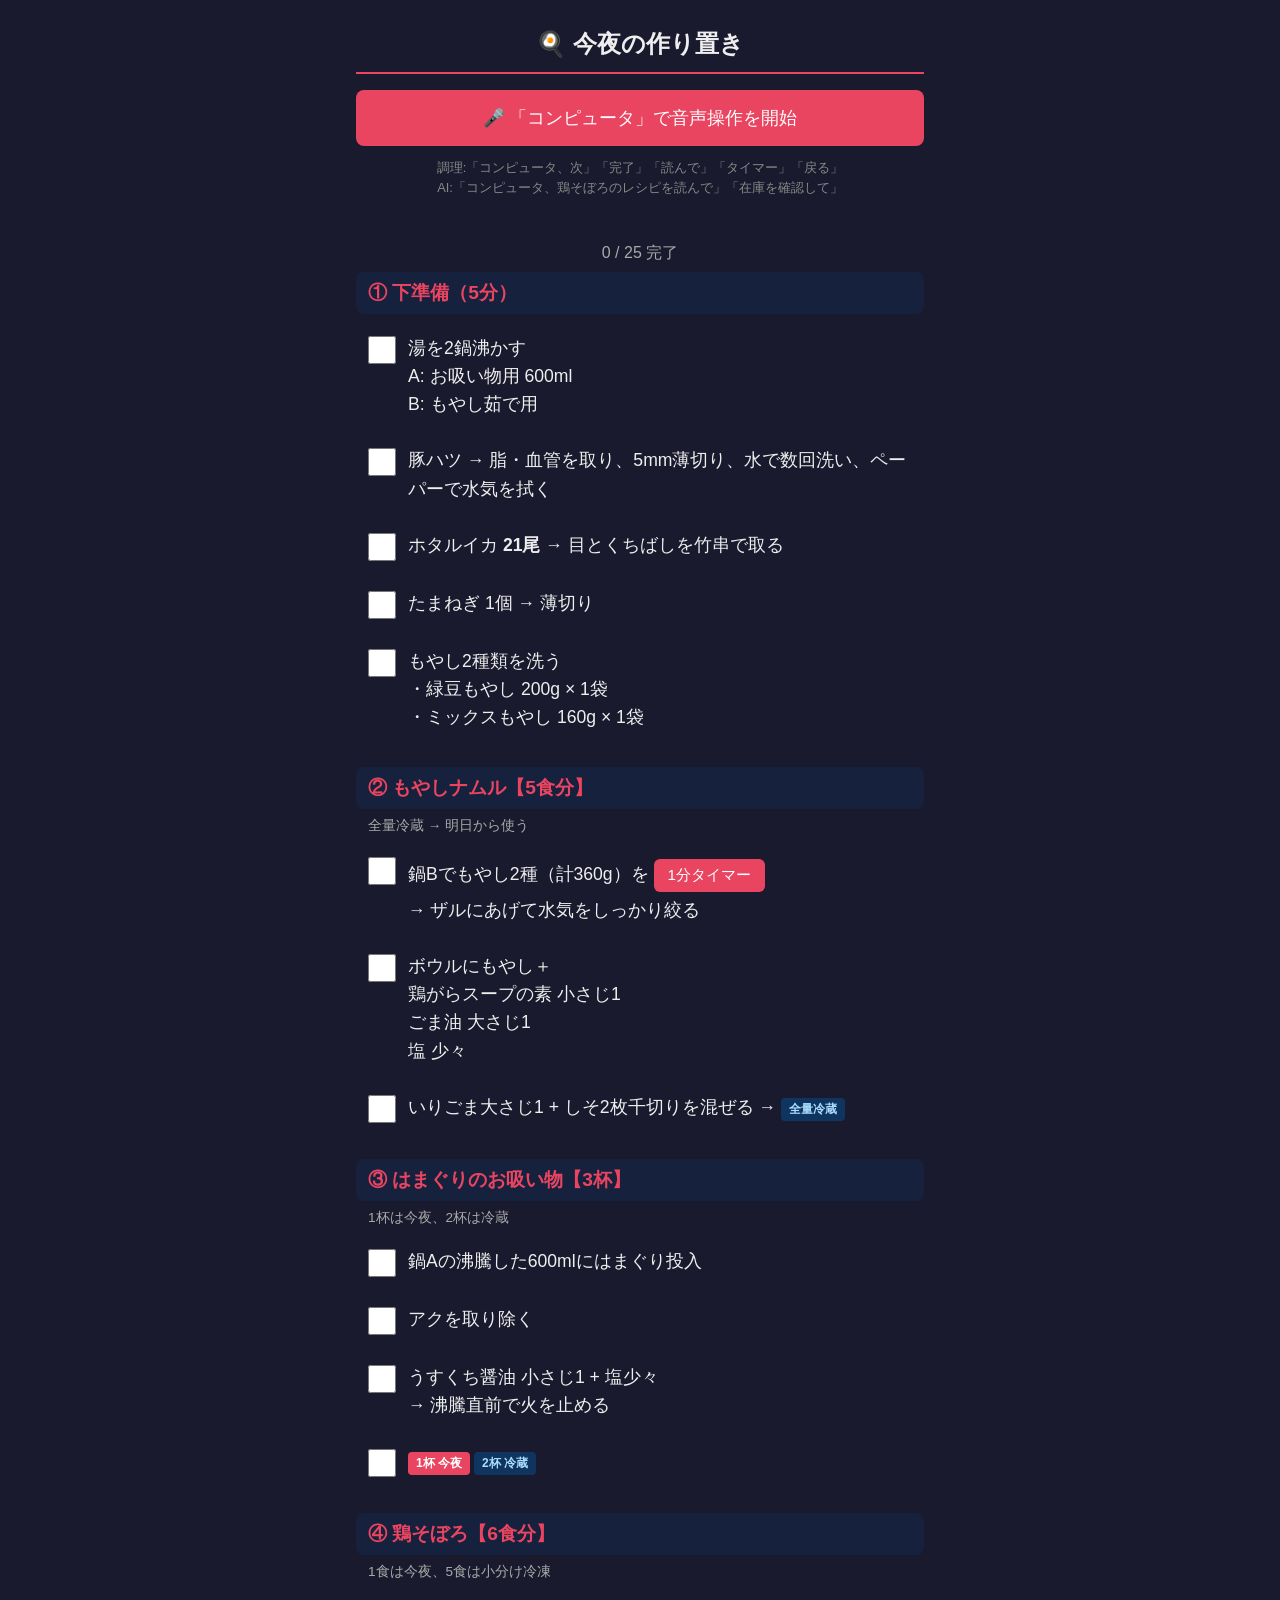
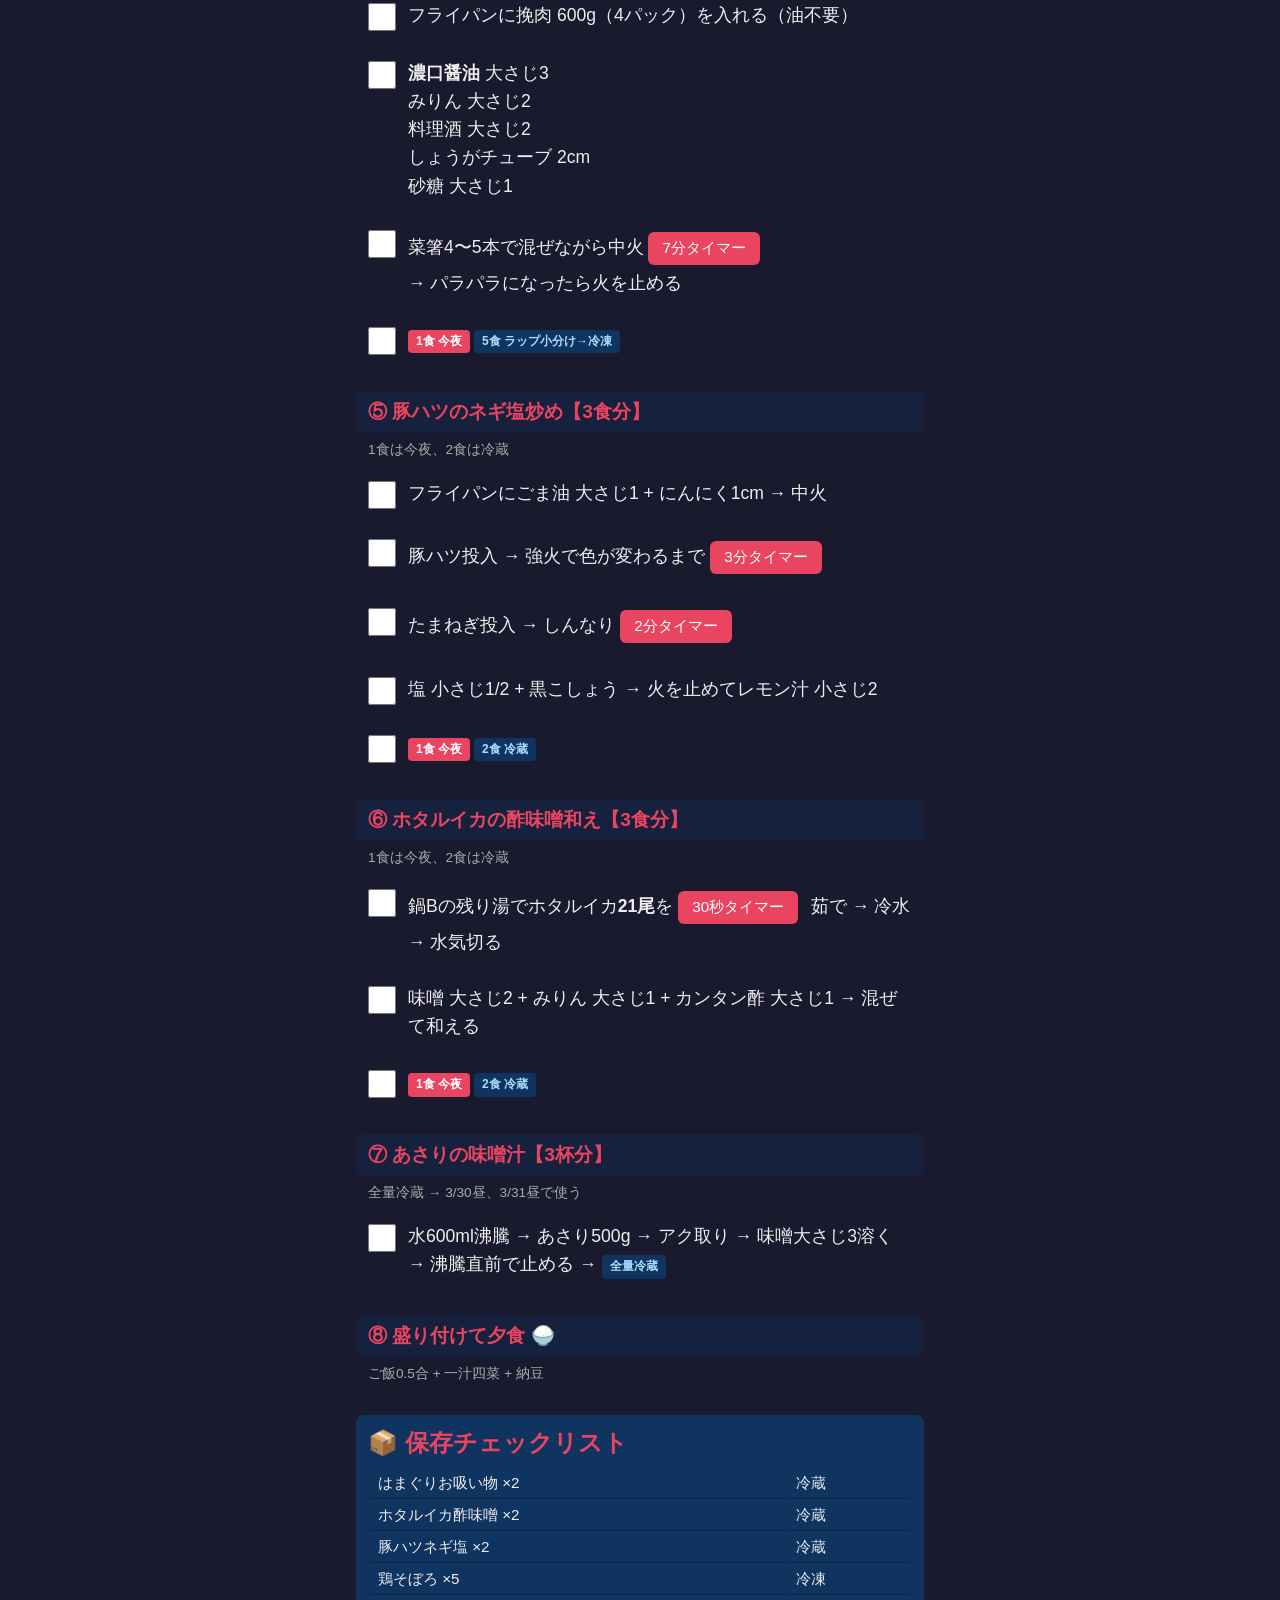
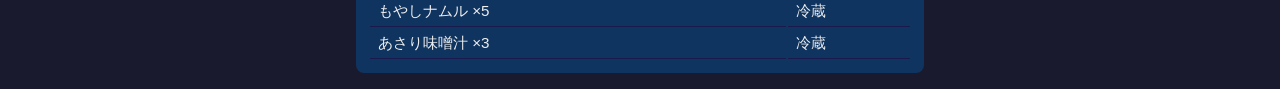
<file: cooking-guide.html>
<!DOCTYPE html>
<html lang="ja">
<head>
<meta charset="utf-8">
<meta name="viewport" content="width=device-width, initial-scale=1">
<title>今夜の作り置き</title>
<style>
  * { box-sizing: border-box; margin: 0; padding: 0; }
  body { font-family: -apple-system, sans-serif; background: #1a1a2e; color: #eee; padding: 16px; max-width: 600px; margin: 0 auto; }
  h1 { font-size: 1.5rem; text-align: center; padding: 12px 0; border-bottom: 2px solid #e94560; margin-bottom: 16px; }
  .step-group { margin-bottom: 24px; }
  .step-group h2 { font-size: 1.2rem; color: #e94560; padding: 8px 12px; background: #16213e; border-radius: 8px; margin-bottom: 8px; }
  .step-group .meta { font-size: 0.85rem; color: #aaa; padding: 0 12px 8px; }
  .step { display: flex; align-items: flex-start; gap: 12px; padding: 12px; border-radius: 8px; margin-bottom: 4px; font-size: 1.1rem; line-height: 1.6; transition: all 0.3s; }
  .step.done { opacity: 0.35; text-decoration: line-through; }
  .step.current-step { background: #16213e; border-left: 4px solid #e94560; }
  .step input[type=checkbox] { width: 28px; height: 28px; min-width: 28px; margin-top: 2px; accent-color: #e94560; }
  .step label { flex: 1; }
  .tag { display: inline-block; font-size: 0.75rem; padding: 2px 8px; border-radius: 4px; margin-right: 4px; font-weight: bold; }
  .tag-tonight { background: #e94560; color: #fff; }
  .tag-stock { background: #0f3460; color: #adf; }
  .timer-btn { display: inline-block; background: #e94560; color: #fff; border: none; border-radius: 6px; padding: 6px 14px; font-size: 0.95rem; margin: 4px 0; cursor: pointer; }
  .timer-btn:active { background: #c0392b; }
  .timer-display { font-size: 1.3rem; font-weight: bold; color: #e94560; margin-left: 8px; }
  .voice-btn { display: block; width: 100%; padding: 16px; margin: 8px 0; font-size: 1.1rem; background: #e94560; color: #fff; border: none; border-radius: 8px; cursor: pointer; }
  .voice-btn.listening { background: #27ae60; animation: pulse 1.5s infinite; }
  .voice-btn.processing { background: #f39c12; animation: pulse 0.5s infinite; }
  @keyframes pulse { 0%,100%{opacity:1} 50%{opacity:0.6} }
  .voice-status { text-align: center; font-size: 0.95rem; color: #aaa; padding: 6px 0; min-height: 28px; }
  .voice-help { font-size: 0.8rem; color: #888; text-align: center; padding: 4px 0 8px; line-height: 1.6; }
  .progress { text-align: center; font-size: 1rem; color: #aaa; padding: 8px 0; }
  .save-section { background: #0f3460; border-radius: 8px; padding: 12px; margin-top: 20px; }
  .save-section h2 { color: #e94560; background: none; padding: 0 0 8px; }
  .save-section table { width: 100%; font-size: 0.95rem; }
  .save-section td { padding: 4px 8px; border-bottom: 1px solid #1a1a4e; }
  .ai-response { background: #0f3460; border: 1px solid #e94560; border-radius: 8px; padding: 12px; margin: 8px 0; font-size: 1rem; line-height: 1.6; display: none; }
  .ai-response .label { color: #e94560; font-weight: bold; font-size: 0.85rem; margin-bottom: 4px; }
</style>
</head>
<body>

<h1>🍳 今夜の作り置き</h1>
<button class="voice-btn" id="voiceBtn" onclick="toggleVoice()">🎤 「コンピュータ」で音声操作を開始</button>
<div class="voice-help">
  調理:「コンピュータ、次」「完了」「読んで」「タイマー」「戻る」<br>
  AI:「コンピュータ、鶏そぼろのレシピを読んで」「在庫を確認して」
</div>
<div class="voice-status" id="voiceStatus"></div>
<div class="ai-response" id="aiResponse"><div class="label">🤖 AI応答</div><div id="aiText"></div></div>
<div class="progress" id="progress">0 / 25 完了</div>

<div class="step-group">
  <h2>① 下準備（5分）</h2>
  <div class="step"><input type="checkbox" id="s1" onchange="toggle(this)"><label for="s1">湯を2鍋沸かす<br>A: お吸い物用 600ml<br>B: もやし茹で用</label></div>
  <div class="step"><input type="checkbox" id="s2" onchange="toggle(this)"><label for="s2">豚ハツ → 脂・血管を取り、5mm薄切り、水で数回洗い、ペーパーで水気を拭く</label></div>
  <div class="step"><input type="checkbox" id="s3" onchange="toggle(this)"><label for="s3">ホタルイカ <strong>21尾</strong> → 目とくちばしを竹串で取る</label></div>
  <div class="step"><input type="checkbox" id="s4" onchange="toggle(this)"><label for="s4">たまねぎ 1個 → 薄切り</label></div>
  <div class="step"><input type="checkbox" id="s5" onchange="toggle(this)"><label for="s5">もやし2種類を洗う<br>・緑豆もやし 200g × 1袋<br>・ミックスもやし 160g × 1袋</label></div>
</div>

<div class="step-group">
  <h2>② もやしナムル【5食分】</h2>
  <div class="meta">全量冷蔵 → 明日から使う</div>
  <div class="step"><input type="checkbox" id="s6" onchange="toggle(this)"><label for="s6">鍋Bでもやし2種（計360g）を <button class="timer-btn" onclick="startTimer(60,this)">1分タイマー</button><span class="timer-display"></span><br>→ ザルにあげて水気をしっかり絞る</label></div>
  <div class="step"><input type="checkbox" id="s7" onchange="toggle(this)"><label for="s7">ボウルにもやし＋<br>鶏がらスープの素 小さじ1<br>ごま油 大さじ1<br>塩 少々</label></div>
  <div class="step"><input type="checkbox" id="s8" onchange="toggle(this)"><label for="s8">いりごま大さじ1 + しそ2枚千切りを混ぜる → <span class="tag tag-stock">全量冷蔵</span></label></div>
</div>

<div class="step-group">
  <h2>③ はまぐりのお吸い物【3杯】</h2>
  <div class="meta">1杯は今夜、2杯は冷蔵</div>
  <div class="step"><input type="checkbox" id="s9" onchange="toggle(this)"><label for="s9">鍋Aの沸騰した600mlにはまぐり投入</label></div>
  <div class="step"><input type="checkbox" id="s10" onchange="toggle(this)"><label for="s10">アクを取り除く</label></div>
  <div class="step"><input type="checkbox" id="s11" onchange="toggle(this)"><label for="s11">うすくち醤油 小さじ1 + 塩少々<br>→ 沸騰直前で火を止める</label></div>
  <div class="step"><input type="checkbox" id="s12" onchange="toggle(this)"><label for="s12"><span class="tag tag-tonight">1杯 今夜</span><span class="tag tag-stock">2杯 冷蔵</span></label></div>
</div>

<div class="step-group">
  <h2>④ 鶏そぼろ【6食分】</h2>
  <div class="meta">1食は今夜、5食は小分け冷凍</div>
  <div class="step"><input type="checkbox" id="s13" onchange="toggle(this)"><label for="s13">フライパンに挽肉 600g（4パック）を入れる（油不要）</label></div>
  <div class="step"><input type="checkbox" id="s14" onchange="toggle(this)"><label for="s14"><strong>濃口醤油</strong> 大さじ3<br>みりん 大さじ2<br>料理酒 大さじ2<br>しょうがチューブ 2cm<br>砂糖 大さじ1</label></div>
  <div class="step"><input type="checkbox" id="s15" onchange="toggle(this)"><label for="s15">菜箸4〜5本で混ぜながら中火 <button class="timer-btn" onclick="startTimer(420,this)">7分タイマー</button><span class="timer-display"></span><br>→ パラパラになったら火を止める</label></div>
  <div class="step"><input type="checkbox" id="s16" onchange="toggle(this)"><label for="s16"><span class="tag tag-tonight">1食 今夜</span><span class="tag tag-stock">5食 ラップ小分け→冷凍</span></label></div>
</div>

<div class="step-group">
  <h2>⑤ 豚ハツのネギ塩炒め【3食分】</h2>
  <div class="meta">1食は今夜、2食は冷蔵</div>
  <div class="step"><input type="checkbox" id="s17" onchange="toggle(this)"><label for="s17">フライパンにごま油 大さじ1 + にんにく1cm → 中火</label></div>
  <div class="step"><input type="checkbox" id="s18" onchange="toggle(this)"><label for="s18">豚ハツ投入 → 強火で色が変わるまで <button class="timer-btn" onclick="startTimer(180,this)">3分タイマー</button><span class="timer-display"></span></label></div>
  <div class="step"><input type="checkbox" id="s19" onchange="toggle(this)"><label for="s19">たまねぎ投入 → しんなり <button class="timer-btn" onclick="startTimer(120,this)">2分タイマー</button><span class="timer-display"></span></label></div>
  <div class="step"><input type="checkbox" id="s20" onchange="toggle(this)"><label for="s20">塩 小さじ1/2 + 黒こしょう → 火を止めてレモン汁 小さじ2</label></div>
  <div class="step"><input type="checkbox" id="s21" onchange="toggle(this)"><label for="s21"><span class="tag tag-tonight">1食 今夜</span><span class="tag tag-stock">2食 冷蔵</span></label></div>
</div>

<div class="step-group">
  <h2>⑥ ホタルイカの酢味噌和え【3食分】</h2>
  <div class="meta">1食は今夜、2食は冷蔵</div>
  <div class="step"><input type="checkbox" id="s22" onchange="toggle(this)"><label for="s22">鍋Bの残り湯でホタルイカ<strong>21尾</strong>を <button class="timer-btn" onclick="startTimer(30,this)">30秒タイマー</button><span class="timer-display"></span> 茹で → 冷水 → 水気切る</label></div>
  <div class="step"><input type="checkbox" id="s23" onchange="toggle(this)"><label for="s23">味噌 大さじ2 + みりん 大さじ1 + カンタン酢 大さじ1 → 混ぜて和える</label></div>
  <div class="step"><input type="checkbox" id="s24" onchange="toggle(this)"><label for="s24"><span class="tag tag-tonight">1食 今夜</span><span class="tag tag-stock">2食 冷蔵</span></label></div>
</div>

<div class="step-group">
  <h2>⑦ あさりの味噌汁【3杯分】</h2>
  <div class="meta">全量冷蔵 → 3/30昼、3/31昼で使う</div>
  <div class="step"><input type="checkbox" id="s25" onchange="toggle(this)"><label for="s25">水600ml沸騰 → あさり500g → アク取り → 味噌大さじ3溶く → 沸騰直前で止める → <span class="tag tag-stock">全量冷蔵</span></label></div>
</div>

<div class="step-group">
  <h2>⑧ 盛り付けて夕食 🍚</h2>
  <div class="meta">ご飯0.5合 + 一汁四菜 + 納豆</div>
</div>

<div class="save-section">
  <h2>📦 保存チェックリスト</h2>
  <table>
    <tr><td>はまぐりお吸い物 ×2</td><td>冷蔵</td></tr>
    <tr><td>ホタルイカ酢味噌 ×2</td><td>冷蔵</td></tr>
    <tr><td>豚ハツネギ塩 ×2</td><td>冷蔵</td></tr>
    <tr><td>鶏そぼろ ×5</td><td>冷凍</td></tr>
    <tr><td>もやしナムル ×5</td><td>冷蔵</td></tr>
    <tr><td>あさり味噌汁 ×3</td><td>冷蔵</td></tr>
  </table>
</div>

<script>
// === Audio Context for sound effects ===
let audioCtx = null;
function getAudioCtx() {
  if (!audioCtx) audioCtx = new (window.AudioContext || window.webkitAudioContext)();
  return audioCtx;
}

function playRecognizedSound() {
  const ctx = getAudioCtx();
  const osc = ctx.createOscillator();
  const gain = ctx.createGain();
  osc.connect(gain); gain.connect(ctx.destination);
  osc.type = 'sine';
  osc.frequency.setValueAtTime(880, ctx.currentTime);
  osc.frequency.setValueAtTime(1100, ctx.currentTime + 0.08);
  gain.gain.setValueAtTime(0.3, ctx.currentTime);
  gain.gain.exponentialRampToValueAtTime(0.01, ctx.currentTime + 0.2);
  osc.start(ctx.currentTime);
  osc.stop(ctx.currentTime + 0.2);
}

let processingInterval = null;
function startProcessingSound() {
  const ctx = getAudioCtx();
  let step = 0;
  processingInterval = setInterval(() => {
    const osc = ctx.createOscillator();
    const gain = ctx.createGain();
    osc.connect(gain); gain.connect(ctx.destination);
    osc.type = 'sine';
    const freq = 400 + (step % 3) * 100;
    osc.frequency.setValueAtTime(freq, ctx.currentTime);
    gain.gain.setValueAtTime(0.1, ctx.currentTime);
    gain.gain.exponentialRampToValueAtTime(0.01, ctx.currentTime + 0.15);
    osc.start(ctx.currentTime);
    osc.stop(ctx.currentTime + 0.15);
    step++;
  }, 500);
}

function stopProcessingSound() {
  if (processingInterval) { clearInterval(processingInterval); processingInterval = null; }
}

function playCompleteSound() {
  const ctx = getAudioCtx();
  [0, 0.12, 0.24].forEach((t, i) => {
    const osc = ctx.createOscillator();
    const gain = ctx.createGain();
    osc.connect(gain); gain.connect(ctx.destination);
    osc.type = 'sine';
    osc.frequency.setValueAtTime([660, 880, 1100][i], ctx.currentTime + t);
    gain.gain.setValueAtTime(0.25, ctx.currentTime + t);
    gain.gain.exponentialRampToValueAtTime(0.01, ctx.currentTime + t + 0.15);
    osc.start(ctx.currentTime + t);
    osc.stop(ctx.currentTime + t + 0.15);
  });
}

function playTimerDoneSound() {
  const ctx = getAudioCtx();
  for (let i = 0; i < 3; i++) {
    const t = i * 0.4;
    [0, 0.1].forEach((dt, j) => {
      const osc = ctx.createOscillator();
      const gain = ctx.createGain();
      osc.connect(gain); gain.connect(ctx.destination);
      osc.type = 'sine';
      osc.frequency.setValueAtTime(j === 0 ? 800 : 1200, ctx.currentTime + t + dt);
      gain.gain.setValueAtTime(0.3, ctx.currentTime + t + dt);
      gain.gain.exponentialRampToValueAtTime(0.01, ctx.currentTime + t + dt + 0.15);
      osc.start(ctx.currentTime + t + dt);
      osc.stop(ctx.currentTime + t + dt + 0.15);
    });
  }
}

// === Step management ===
let currentStepIndex = 0;
const allSteps = [...document.querySelectorAll('.step')];

function toggle(cb) {
  cb.closest('.step').classList.toggle('done', cb.checked);
  updateProgress();
  localStorage.setItem('cooking-progress', JSON.stringify(
    [...document.querySelectorAll('.step input')].map(c => c.checked)
  ));
}

function updateProgress() {
  const total = document.querySelectorAll('.step input').length;
  const done = document.querySelectorAll('.step input:checked').length;
  document.getElementById('progress').textContent = done + ' / ' + total + ' 完了';
}

function speak(text, onEnd) {
  const u = new SpeechSynthesisUtterance(text);
  u.lang = 'ja-JP';
  u.rate = 0.95;

  // Pause recognition while speaking to avoid self-hearing
  if (recognition && isListening) {
    try { recognition.stop(); } catch(e) {}
  }

  u.onend = () => {
    // Restart recognition after speech finishes
    if (isListening) {
      setTimeout(() => {
        try { recognition.start(); } catch(e) {}
        document.getElementById('voiceStatus').textContent = '🎤 「コンピュータ」と呼んでください';
      }, 300);
    }
    if (onEnd) onEnd();
  };

  u.onerror = () => {
    // Also restart on speech error
    if (isListening) {
      setTimeout(() => {
        try { recognition.start(); } catch(e) {}
      }, 300);
    }
  };

  speechSynthesis.cancel();
  speechSynthesis.speak(u);
}

function getStepText(step) {
  const label = step.querySelector('label');
  if (!label) return '';
  return label.innerText.replace(/\d+分タイマー|30秒タイマー/g, '').replace(/全量冷蔵|冷蔵|冷凍|今夜/g, '').trim();
}

function highlightStep(index) {
  allSteps.forEach(s => s.classList.remove('current-step'));
  if (index >= 0 && index < allSteps.length) {
    allSteps[index].classList.add('current-step');
    allSteps[index].scrollIntoView({ behavior: 'smooth', block: 'center' });
  }
}

function readCurrentStep() {
  if (currentStepIndex < allSteps.length) {
    const text = getStepText(allSteps[currentStepIndex]);
    speak('ステップ' + (currentStepIndex + 1) + '。' + text);
    highlightStep(currentStepIndex);
  } else {
    speak('全ステップ完了です。おつかれさまでした。');
  }
}

function completeCurrentStep() {
  if (currentStepIndex < allSteps.length) {
    const cb = allSteps[currentStepIndex].querySelector('input');
    if (cb && !cb.checked) { cb.checked = true; toggle(cb); }
    playCompleteSound();
    currentStepIndex++;
    highlightStep(currentStepIndex);
  }
}

function nextStep() {
  completeCurrentStep();
  setTimeout(() => readCurrentStep(), 600);
}

function prevStep() {
  if (currentStepIndex > 0) {
    currentStepIndex--;
    const cb = allSteps[currentStepIndex].querySelector('input');
    if (cb && cb.checked) { cb.checked = false; toggle(cb); }
    highlightStep(currentStepIndex);
    speak('戻りました。');
    setTimeout(() => readCurrentStep(), 600);
  }
}

let activeTimers = {}; // stepIndex -> { interval, btn, display }

function startCurrentTimer() {
  const btn = allSteps[currentStepIndex]?.querySelector('.timer-btn');
  if (btn && !btn.disabled) { btn.click(); speak('タイマースタート。'); }
  else if (activeTimers[currentStepIndex]) { speak('タイマーは動作中です。リセットと言えばやり直せます。'); }
  else { speak('このステップにタイマーはありません。'); }
}

function resetCurrentTimer() {
  const timer = activeTimers[currentStepIndex];
  if (timer) {
    clearInterval(timer.interval);
    timer.display.textContent = '';
    timer.btn.disabled = false;
    delete activeTimers[currentStepIndex];
    speak('タイマーをリセットしました。');
  } else {
    speak('動作中のタイマーはありません。');
  }
}

function restartCurrentTimer() {
  const timer = activeTimers[currentStepIndex];
  if (timer) {
    clearInterval(timer.interval);
    timer.display.textContent = '';
    timer.btn.disabled = false;
    delete activeTimers[currentStepIndex];
    timer.btn.click();
    speak('タイマーをやり直します。');
  } else {
    // No active timer - just start fresh
    startCurrentTimer();
  }
}

function startTimer(seconds, btn) {
  const display = btn.nextElementSibling;
  btn.disabled = true;
  let remaining = seconds;
  const stepIdx = allSteps.indexOf(btn.closest('.step'));
  const interval = setInterval(() => {
    const m = Math.floor(remaining / 60);
    const s = remaining % 60;
    display.textContent = m > 0 ? m + ':' + String(s).padStart(2, '0') : s + '秒';
    if (remaining <= 0) {
      clearInterval(interval);
      display.textContent = '✅ 完了！';
      btn.disabled = false;
      delete activeTimers[stepIdx];
      playTimerDoneSound();
      speak('タイマー完了です。');
    }
    remaining--;
  }, 1000);
  if (stepIdx >= 0) {
    activeTimers[stepIdx] = { interval, btn, display, originalSeconds: seconds };
  }
}

// === AI Integration ===
function buildContext() {
  // Current step info
  let stepInfo = '';
  if (currentStepIndex < allSteps.length) {
    const groupEl = allSteps[currentStepIndex].closest('.step-group');
    const groupName = groupEl?.querySelector('h2')?.textContent || '';
    const stepText = getStepText(allSteps[currentStepIndex]);
    stepInfo = `現在のステップ: ${groupName} - ${stepText}`;
  }

  return (
    '【現在の調理状況】\n' +
    stepInfo + '\n\n' +
    '【今夜作っている料理】\n' +
    '1. もやしナムル（5食分）: 緑豆もやし200g+ミックスもやし160g、鶏がらスープの素・ごま油・いりごま・しそ\n' +
    '2. はまぐりのお吸い物（3杯）: はまぐり500g、うすくち醤油小さじ1・塩少々\n' +
    '3. 鶏むね挽肉の鶏そぼろ（6食分）: 鶏むね挽肉600g(4パック)、濃口醤油大さじ3・みりん大さじ2・料理酒大さじ2・しょうが2cm・砂糖大さじ1\n' +
    '4. 豚ハツのネギ塩炒め（3食分）: 豚ハツ250g・たまねぎ1個薄切り、ごま油・にんにく・塩・黒こしょう・レモン汁\n' +
    '5. ホタルイカの酢味噌和え（3食分）: ホタルイカ21尾、味噌大さじ2・みりん大さじ1・カンタン酢大さじ1\n' +
    '6. あさりの味噌汁（3杯）: あさり500g、味噌大さじ3\n' +
    '7. 納豆（そのまま）\n'
  );
}

async function askAI(prompt) {
  const btn = document.getElementById('voiceBtn');
  const statusEl = document.getElementById('voiceStatus');
  const responseEl = document.getElementById('aiResponse');
  const textEl = document.getElementById('aiText');

  btn.classList.add('processing');
  btn.classList.remove('listening');
  statusEl.textContent = '🤖 AIに問い合わせ中...';
  startProcessingSound();

  try {
    const resp = await fetch('http://localhost:8091/ai', {
      method: 'POST',
      headers: { 'Content-Type': 'application/json' },
      body: JSON.stringify({ prompt, context: buildContext() })
    });
    const data = await resp.json();
    stopProcessingSound();
    playCompleteSound();

    const answer = data.response || data.error || '応答がありません';
    textEl.textContent = answer;
    responseEl.style.display = 'block';
    statusEl.textContent = '🤖 AI応答完了';
    speak(answer.substring(0, 500));
  } catch (e) {
    stopProcessingSound();
    statusEl.textContent = '⚠ AIサーバーに接続できません（voice-server.py を起動してください）';
    speak('AIサーバーに接続できませんでした。');
  } finally {
    btn.classList.remove('processing');
    if (isListening) {
      btn.classList.add('listening');
      btn.textContent = '🟢 音声認識中...「コンピュータ」と呼んでください';
      // Ensure recognition is running after AI completes
      setTimeout(() => {
        if (isListening && !speechSynthesis.speaking) {
          try { recognition.stop(); } catch(e) {}
          setTimeout(() => {
            try { recognition.start(); } catch(e) {}
            document.getElementById('voiceStatus').textContent = '🎤 「コンピュータ」と呼んでください';
          }, 300);
        }
      }, 500);
    }
  }
}

// === Voice Recognition ===
let recognition = null;
let isListening = false;

const COOKING_COMMANDS = ['次', 'つぎ', '完了', 'かんりょう', 'チェック', 'オッケー', 'ok',
  '読んで', 'よんで', 'もう一回', 'もういっかい', 'リピート',
  'タイマー', 'スタート', 'リセット', 'やり直', 'もう一度',
  '戻る', 'もどる', '前', 'ストップ', '止めて'];

function isCookingCommand(text) {
  const t = text.toLowerCase();
  return COOKING_COMMANDS.some(cmd => t.includes(cmd));
}

function handleCookingCommand(text) {
  const t = text.toLowerCase();
  if (t.includes('次') || t.includes('つぎ')) { nextStep(); }
  else if (t.includes('完了') || t.includes('かんりょう') || t.includes('チェック') || t.includes('オッケー') || t.includes('ok')) { completeCurrentStep(); }
  else if (t.includes('読') || t.includes('よんで') || t.includes('もう一回') || t.includes('もういっかい') || t.includes('リピート')) { readCurrentStep(); }
  else if (t.includes('リセット')) { resetCurrentTimer(); }
  else if (t.includes('やり直') || t.includes('もう一度') || t.includes('もういちど') || t.includes('もっかい')) { restartCurrentTimer(); }
  else if (t.includes('タイマー') || t.includes('スタート') || t.includes('計って') || t.includes('はかって') || t.includes('測って') || t.includes('時間')) { startCurrentTimer(); }
  else if (t.includes('戻') || t.includes('もどる') || t.includes('前')) { prevStep(); }
  else if (t.includes('ストップ') || t.includes('止めて')) { toggleVoice(); }
}

function handleVoiceInput(transcript) {
  const statusEl = document.getElementById('voiceStatus');
  const t = transcript.trim();

  // Fuzzy wake word matching for noisy environments
  // コンピュータ can be misheard as: コンピューター, コンピュータ, こんぴゅーた,
  // コンビューター, コンピュター, コンピュウタ, etc.
  const wakePatterns = [
    /コンピュータ[ー]?/,
    /こんぴゅーた[ー]?/,
    /コンビュータ[ー]?/,
    /コンピュウタ[ー]?/,
    /コンピュター/,
    /コンプータ[ー]?/,
    /computer/i,
  ];

  let wakeIndex = -1;
  let wakeLength = 0;
  for (const pat of wakePatterns) {
    const m = t.match(pat);
    if (m) {
      wakeIndex = m.index;
      wakeLength = m[0].length;
      break;
    }
  }

  if (wakeIndex < 0) return; // No wake word

  const afterWake = t.substring(wakeIndex + wakeLength).replace(/^[ー,、．.　 ]+/, '').trim();

  if (!afterWake) {
    playRecognizedSound();
    statusEl.textContent = '🎤 コマンドを待っています...';
    return;
  }

  const command = afterWake;
  if (command.length === 1 && !['次', '前'].includes(command)) return;

  playRecognizedSound();
  statusEl.textContent = '🗣 「' + command + '」';

  if (isCookingCommand(command)) {
    handleCookingCommand(command);
  } else {
    // AI command
    askAI(command);
  }
}

function toggleVoice() {
  const btn = document.getElementById('voiceBtn');
  if (isListening) {
    recognition?.stop();
    isListening = false;
    btn.textContent = '🎤 「コンピュータ」で音声操作を開始';
    btn.classList.remove('listening');
    document.getElementById('voiceStatus').textContent = '';
    return;
  }

  if (!('webkitSpeechRecognition' in window) && !('SpeechRecognition' in window)) {
    alert('このブラウザは音声認識に対応していません。Chrome を使ってください。');
    return;
  }

  const SR = window.SpeechRecognition || window.webkitSpeechRecognition;
  recognition = new SR();
  recognition.lang = 'ja-JP';
  recognition.continuous = true;
  recognition.interimResults = true;

  recognition.onresult = (e) => {
    for (let i = e.resultIndex; i < e.results.length; i++) {
      if (e.results[i].isFinal) {
        handleVoiceInput(e.results[i][0].transcript);
      } else {
        // Check interim results for wake word to give faster feedback
        const interim = e.results[i][0].transcript;
        if (/コンピュ|こんぴゅ|computer/i.test(interim)) {
          document.getElementById('voiceStatus').textContent = '🎤 聞き取り中...';
        }
      }
    }
  };

  recognition.interimResults = true;

  recognition.onerror = (e) => {
    if (e.error !== 'no-speech' && e.error !== 'aborted') {
      document.getElementById('voiceStatus').textContent = '⚠ ' + e.error;
    }
  };

  recognition.onend = () => {
    // Only auto-restart if not currently speaking (speak() handles its own restart)
    if (isListening && !speechSynthesis.speaking) {
      setTimeout(() => {
        try { recognition.start(); } catch(e) {}
      }, 200);
    }
  };

  recognition.start();
  isListening = true;
  btn.textContent = '🟢 音声認識中...「コンピュータ」と呼んでください';
  btn.classList.add('listening');
  playRecognizedSound();
  speak('音声操作を開始します。コンピュータ、と呼んでからコマンドを言ってください。');
  highlightStep(currentStepIndex);
}

// Restore progress
try {
  const saved = JSON.parse(localStorage.getItem('cooking-progress'));
  if (saved) {
    document.querySelectorAll('.step input').forEach((cb, i) => {
      if (saved[i]) { cb.checked = true; cb.closest('.step').classList.add('done'); }
    });
    updateProgress();
    currentStepIndex = saved.filter(x => x).length;
  }
} catch(e) {}
</script>
</body>
</html>
</file>
